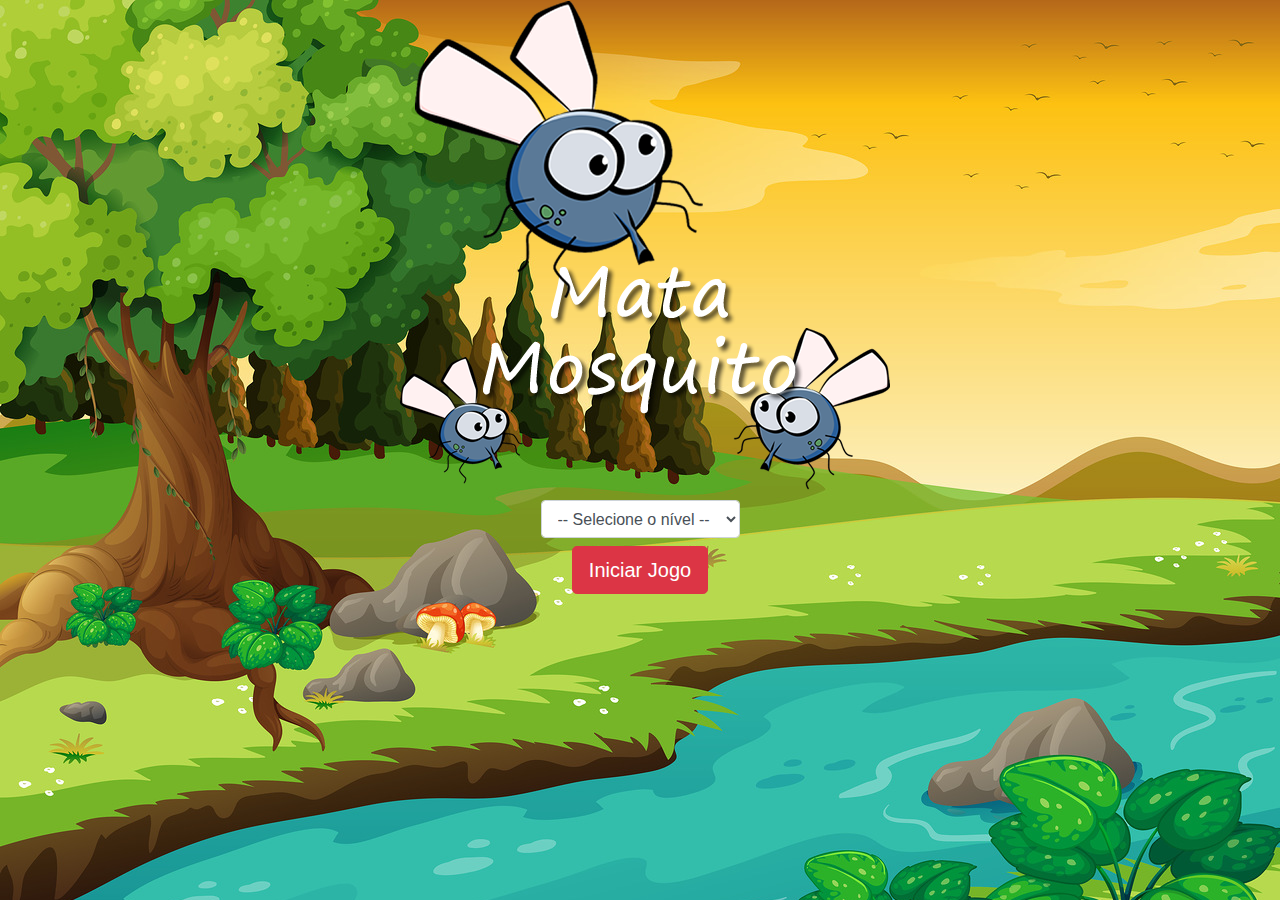
<file: index.html>
<!DOCTYPE html>
<html lang="en">

<head>
    <meta charset="UTF-8">
    <meta http-equiv="X-UA-Compatible" content="IE=edge">
    <meta name="viewport" content="width=device-width, initial-scale=1.0">
    <link rel="stylesheet" href="https://maxcdn.bootstrapcdn.com/bootstrap/4.0.0/css/bootstrap.min.css"
        integrity="sha384-Gn5384xqQ1aoWXA+058RXPxPg6fy4IWvTNh0E263XmFcJlSAwiGgFAW/dAiS6JXm" crossorigin="anonymous">
    <link rel="stylesheet" href="style.css">
    <link rel="shortcut icon" href="imagens/favicon.ico" type="image/x-icon">
    <title>Mata mosquito</title>
</head>

<body>
    <div class="container">
        <div class="row">
            <div class="col">
                <div class="d-flex justify-content-center">
                    <img src="imagens/game.png" alt="">
                </div>
            </div>
        </div>
        <div class="row">
            <div class="col">
                <div class="d-flex justify-content-center">
                    <div class="mb-2">
                        <select id="nivel" class="form-control">
                            <option value="">-- Selecione o nível --</option>
                            <option value="normal">Normal</option>
                            <option value="dificil">Difício</option>
                            <option value="rambo">Rambo</option>
                        </select>
                    </div>
                </div>
            </div>
        </div>
        <div class="row">
            <div class="col">
                <div class="d-flex justify-content-center">
                    <button onclick="iniciarJogo()" class="btn btn-danger btn-lg">
                        Iniciar Jogo
                    </button>
                </div>
            </div>
        </div>
    </div>
    <script>
        function iniciarJogo() {
            var nivel =document.getElementById('nivel').value
            if(nivel ===''){
                alert('Selecione um nível para iniciar o jogo')
                return false
            }

            window.location.href = 'app.html?'+nivel
        }
    </script>
</body>

</html>
</file>
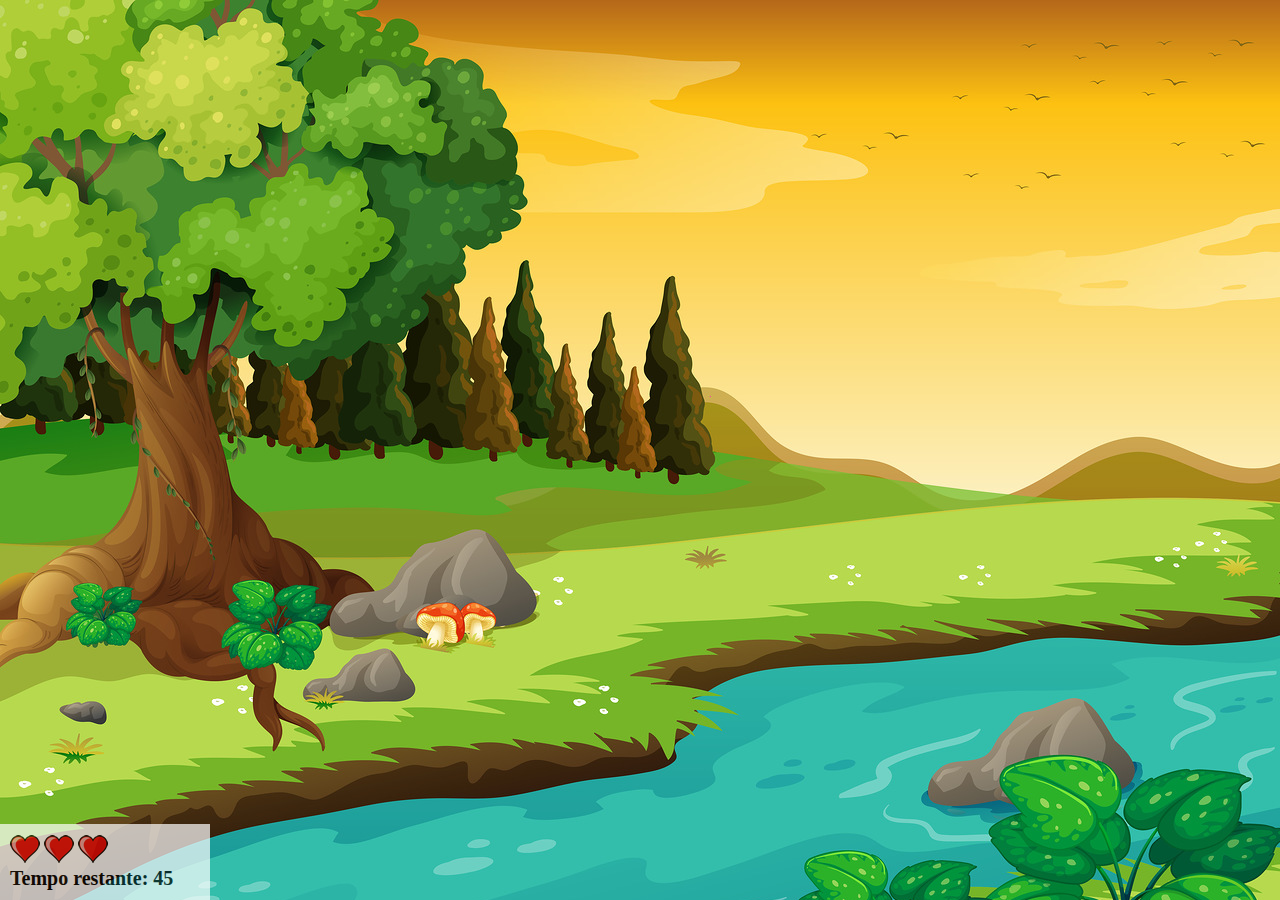
<file: app.html>
<!DOCTYPE html>
<html lang="en">
<head>
    <meta charset="UTF-8">
    <meta http-equiv="X-UA-Compatible" content="IE=edge">
    <meta name="viewport" content="width=device-width, initial-scale=1.0">
    <title>Mata mosquito</title>
    <link rel="stylesheet" href="style.css">
    <link rel="shortcut icon" href="imagens/favicon.ico" type="image/x-icon">

</head>
<body onresize="ajustaTamanhoPalcoJogo()">

    <div class="painel">

        <div class="vidas">
            <img id='v1' src="imagens/coracao_cheio.png" alt="">
            <img id='v2' src="imagens/coracao_cheio.png" alt="">
            <img id='v3' src="imagens/coracao_cheio.png" alt="">
        </div>
        <div class="cronometro">Tempo restante: <span id="cronometro"></span> </div>
    </div>


    <script src="jogo.js"></script>
    <script>
        document.getElementById("cronometro").innerHTML = tempo
        
        var criaMosquito =  setInterval(function(){
            posicaoRandomica()
        },criaMosquitoTempo)
    </script>
</body>
</html>
</file>
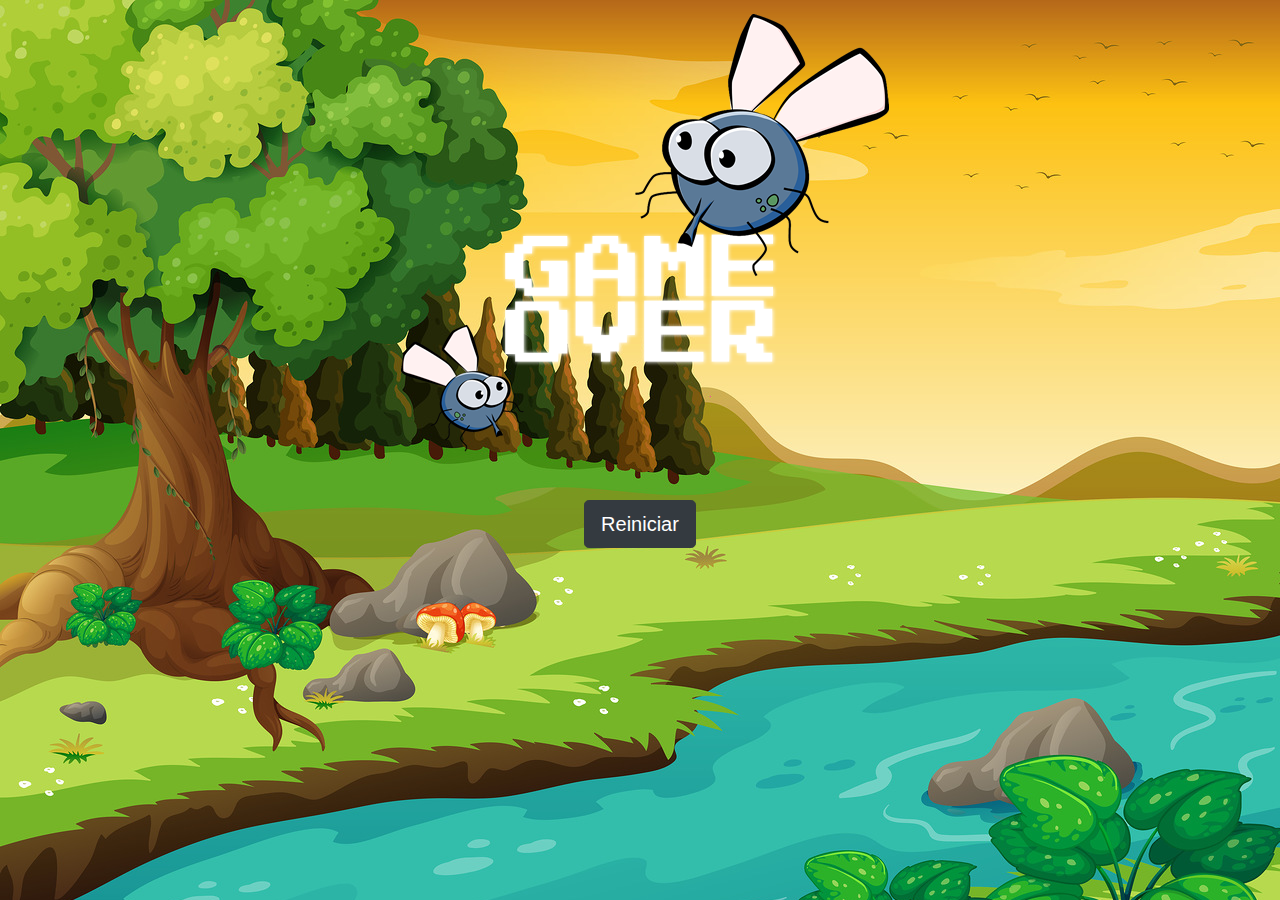
<file: fim_de_jogo.html>
<!DOCTYPE html>
<html lang="en">

<head>
    <meta charset="UTF-8">
    <meta http-equiv="X-UA-Compatible" content="IE=edge">
    <meta name="viewport" content="width=device-width, initial-scale=1.0">
    <link rel="stylesheet" href="https://maxcdn.bootstrapcdn.com/bootstrap/4.0.0/css/bootstrap.min.css"
        integrity="sha384-Gn5384xqQ1aoWXA+058RXPxPg6fy4IWvTNh0E263XmFcJlSAwiGgFAW/dAiS6JXm" crossorigin="anonymous">
    <link rel="stylesheet" href="style.css">
    <title>Mata mosquito - GameOver</title>
    <link rel="shortcut icon" href="imagens/favicon.ico" type="image/x-icon">
</head>

<body>
    <div class="container">
        <div class="row">
            <div class="col">
                <div class="d-flex justify-content-center">
                    <img src="imagens/game_over.png" alt="">
                </div>
            </div>
        </div>
        <div class="row">
            <div class="col">
                <div class="d-flex justify-content-center">
                    <button onclick="window.location.href='index.html'" class="btn btn-dark btn-lg">
                        Reiniciar
                    </button>
                </div>
            </div>
        </div>
    </div>
</body>

</html>
</file>
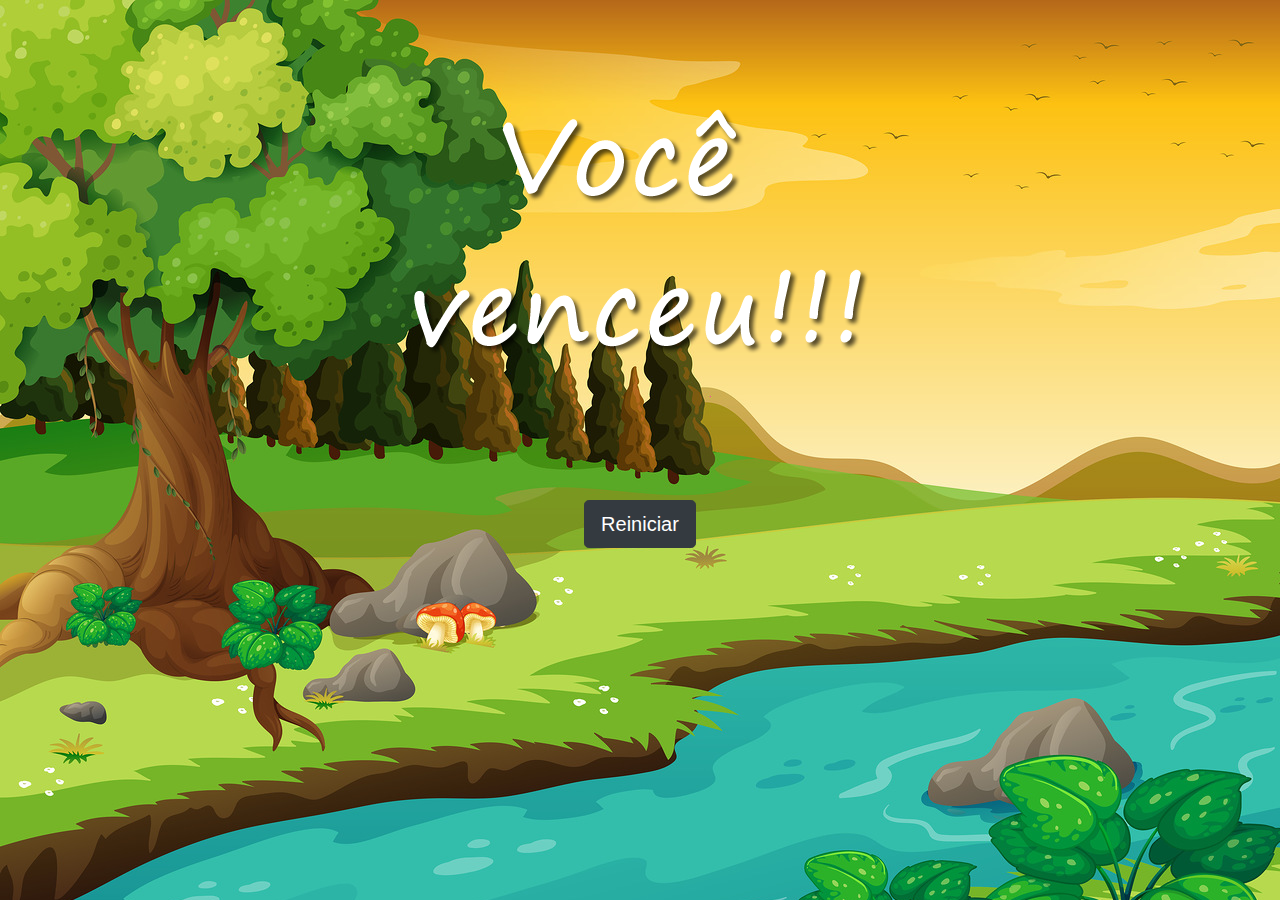
<file: vitoria.html>
<!DOCTYPE html>
<html lang="en">

<head>
    <meta charset="UTF-8">
    <meta http-equiv="X-UA-Compatible" content="IE=edge">
    <meta name="viewport" content="width=device-width, initial-scale=1.0">
    <link rel="stylesheet" href="https://maxcdn.bootstrapcdn.com/bootstrap/4.0.0/css/bootstrap.min.css"
        integrity="sha384-Gn5384xqQ1aoWXA+058RXPxPg6fy4IWvTNh0E263XmFcJlSAwiGgFAW/dAiS6JXm" crossorigin="anonymous">
    <link rel="stylesheet" href="style.css">
    <link rel="shortcut icon" href="imagens/favicon.ico" type="image/x-icon">

    <title>Mata mosquito - Vitória</title>
</head>

<body>
    <div class="container">
        <div class="row">
            <div class="col">
                <div class="d-flex justify-content-center">
                    <img src="imagens/vitoria.png" alt="">
                </div>
            </div>
        </div>
        <div class="row">
            <div class="col">
                <div class="d-flex justify-content-center">
                    <button onclick="window.location.href='index.html'" class="btn btn-dark btn-lg">
                        Reiniciar
                    </button>
                </div>
            </div>
        </div>
    </div>
</body>

</html>
</file>
<file: style.css>
html{
    cursor: url(imagens/mata-mosquito.png) 30 30, auto

}

body{
    background-image: url(imagens/bg.jpg);
    background-repeat:no-repeat;
    background-size: cover;
}


.mosquito1{
    height: 50px;
    width: 50px;
}
.mosquito2{
    height: 70px;
    width: 50px;
}
.mosquito3{
    height: 90px;
    width: 90px;
}

.ladoA{
    transform: scaleX(1);
}
.ladoB{
    transform: scaleX(-1);
}

.painel{
    position: absolute;
    bottom: 0;
    left:0;
    padding:10px;
    width: 190px;
    border-top: solid 1px #fff;
    background-color: #fff;
    opacity: 0.7;
}

.vidas{
    float: left;
}

.cronometro{
    float: left;
    font-size:20px;
    font-weight:bold;
}
</file>
